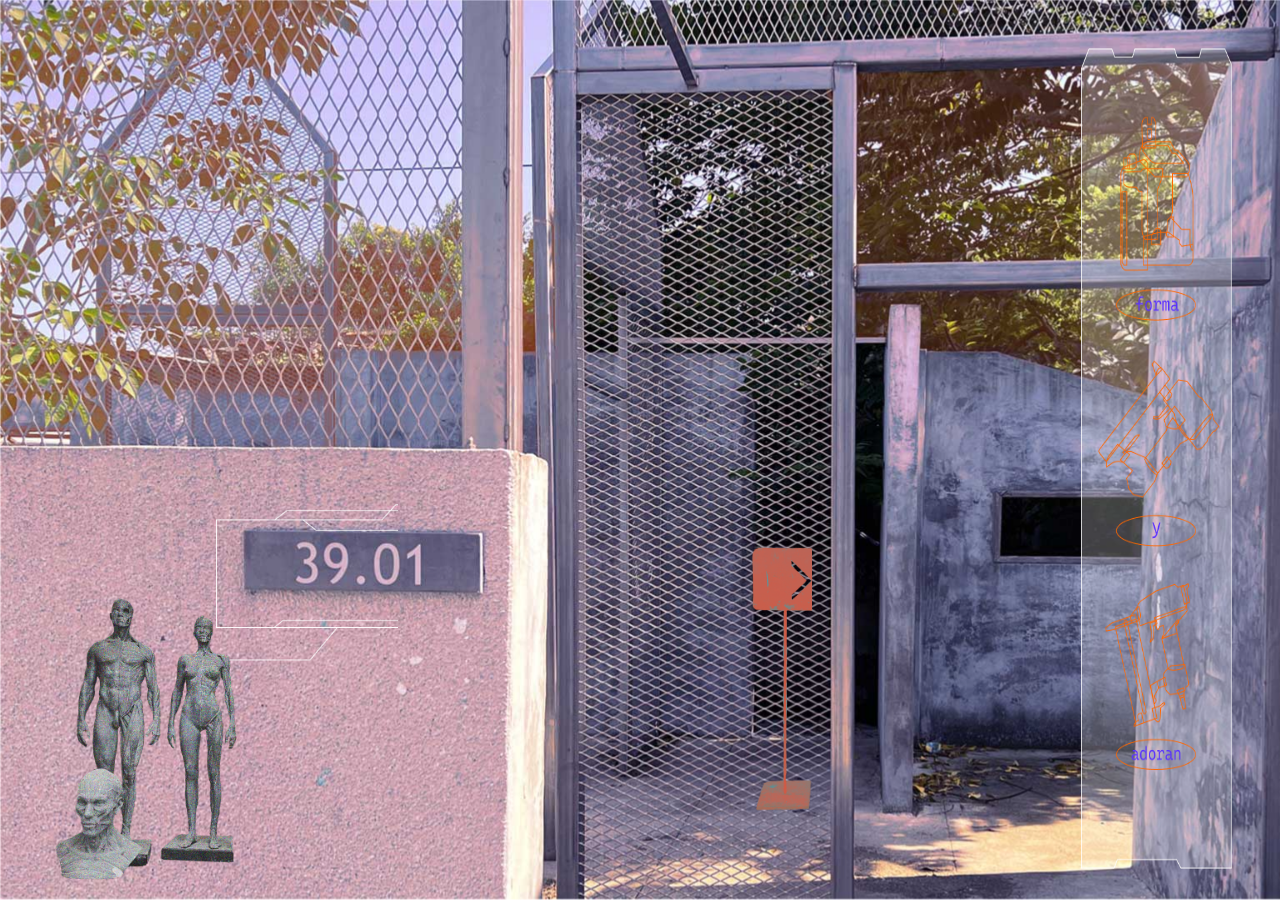
<file: html/emptyRoom/emptyRoom_01.html>
<!DOCTYPE html>
<html lang="en">
<head>
    <meta charset="UTF-8">
    <meta http-equiv="X-UA-Compatible" content="IE=edge">
    <meta name="viewport" content="width=device-width, initial-scale=1.0">
    <title>emptyRoom</title>
    <link rel="stylesheet" href="../../css/reset.css">
    <link rel="stylesheet" href="../../css/emptyRoom_1.css">
    <link rel="stylesheet" href="../../css/emptyRoom_animation.css">
</head>
<body>
    <div id="empty_1_bg"></div>
    <div id="animation_1_left"></div>
    <a href="./emptyRoom_02.html"><span id="empty_1_arrow"></span><a>
    <img src="../../img/desktop/emptyRoom/emptyRoom_01_animation_img_right.png" alt="" id="animation_1_right">
</body>
</html>
</file>
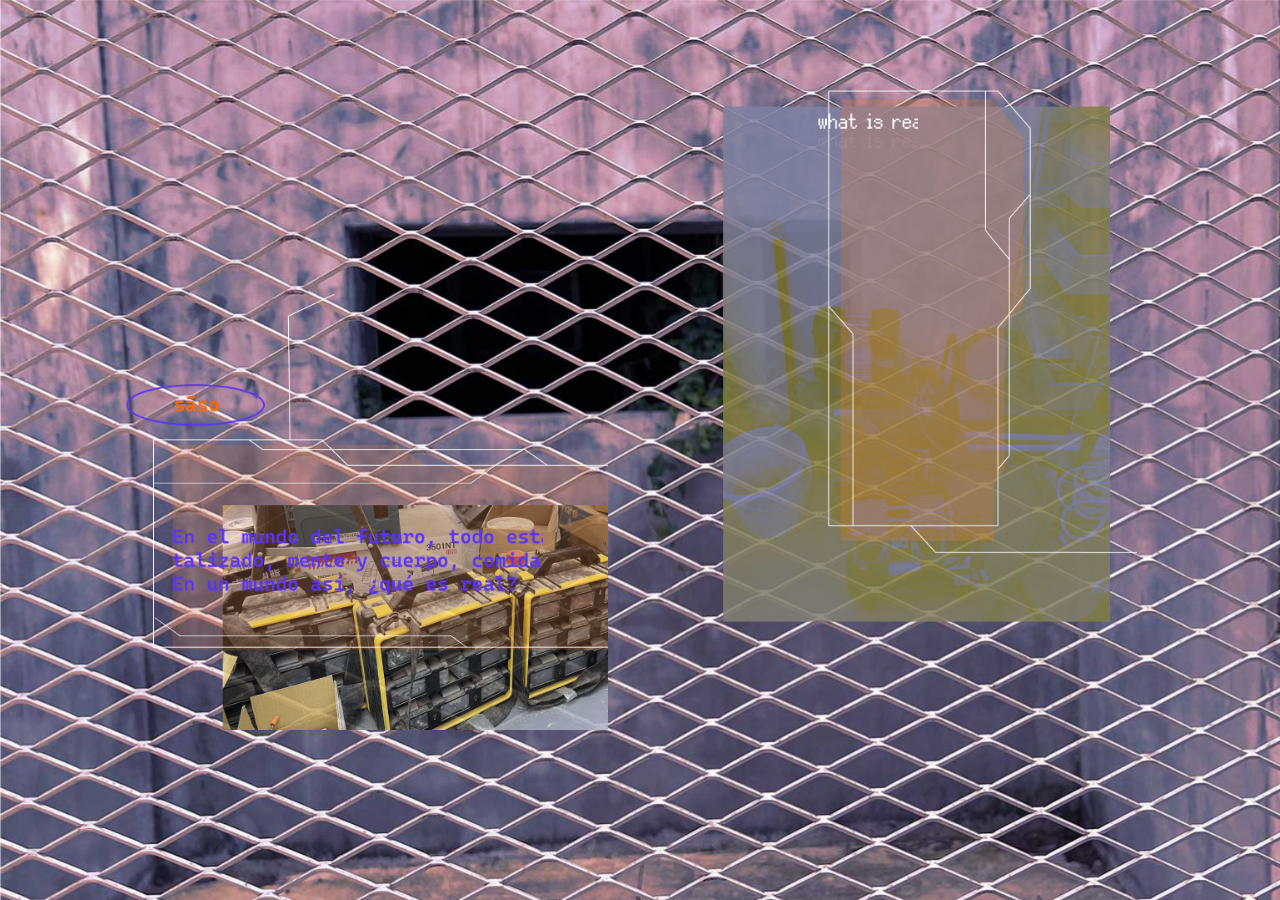
<file: html/emptyRoom/emptyRoom_02.html>
<!DOCTYPE html>
<html lang="en">
<head>
    <meta charset="UTF-8">
    <meta http-equiv="X-UA-Compatible" content="IE=edge">
    <meta name="viewport" content="width=device-width, initial-scale=1.0">
    <title>emptyRoom</title>
    <link rel="stylesheet" href="../../css/reset.css">
    <link rel="stylesheet" href="../../css/emptyRoom_2.css">
    <link rel="stylesheet" href="../../css/emptyRoom_animation.css">
</head>
<body>
    <div id="empty_2_bg"></div>
    <div id="empty_2_left_img"></div>
    <div id="empty_2_blue"></div>
    <div id="empty_2_right_img"></div>
    <div id="empty_2_saso"></div>
    <div id="text_container">
        <div class="what_text margin_1 text_anime"></div>
        <div class="what_text margin_1 text_anime"></div>
        <div class="what_text margin_1 text_anime"></div>
        <div class="what_text margin_1 text_anime"></div>
        <div class="what_text margin_1 text_anime"></div>
        <div class="what_text margin_1 text_anime"></div>
        <div class="what_text margin_1 text_anime"></div>
        <div class="what_text margin_1 text_anime"></div>
        <div class="what_text margin_1 text_anime"></div>
        <div class="what_text margin_1 text_anime"></div>
        <div class="what_text text_anime"></div>
        <div class="what_text margin_2 text_anime"></div>
        <div class="what_text margin_2 text_anime"></div>
        <div class="what_text margin_2 text_anime"></div>
        <div class="what_text margin_2 text_anime"></div>
        <div class="what_text margin_2 text_anime"></div>
        <div class="what_text margin_2 text_anime"></div>
        <div class="what_text margin_2 text_anime"></div>
        <div class="what_text margin_2 text_anime"></div>
        <div class="what_text margin_2 text_anime"></div>
        <div class="what_text margin_2 text_anime"></div>
        <div class="what_text margin_2 text_anime"></div>
        <div class="what_text margin_2 text_anime"></div>
        <div class="what_text margin_2 text_anime"></div>
        <div class="what_text margin_2 text_anime"></div>
        <div class="what_text margin_2 text_anime"></div>
        <div class="what_text margin_2 text_anime"></div>
        <div class="what_text margin_2 text_anime"></div>
        <div class="what_text margin_2 text_anime"></div>
        <div class="what_text margin_2 text_anime"></div>
        <div class="what_text margin_2 text_anime"></div>
        <div class="what_text margin_2 text_anime"></div>
        <div class="what_text margin_2 text_anime"></div>
        <div class="what_text margin_2 text_anime"></div>
        <div class="amI_text text_anime"></div>
    </div>

    <script src="https://cdnjs.cloudflare.com/ajax/libs/gsap/3.11.3/gsap.min.js"></script>
    <script src="../../js/emptyRoom_pool.js"></script>
</body>
</html>
</file>
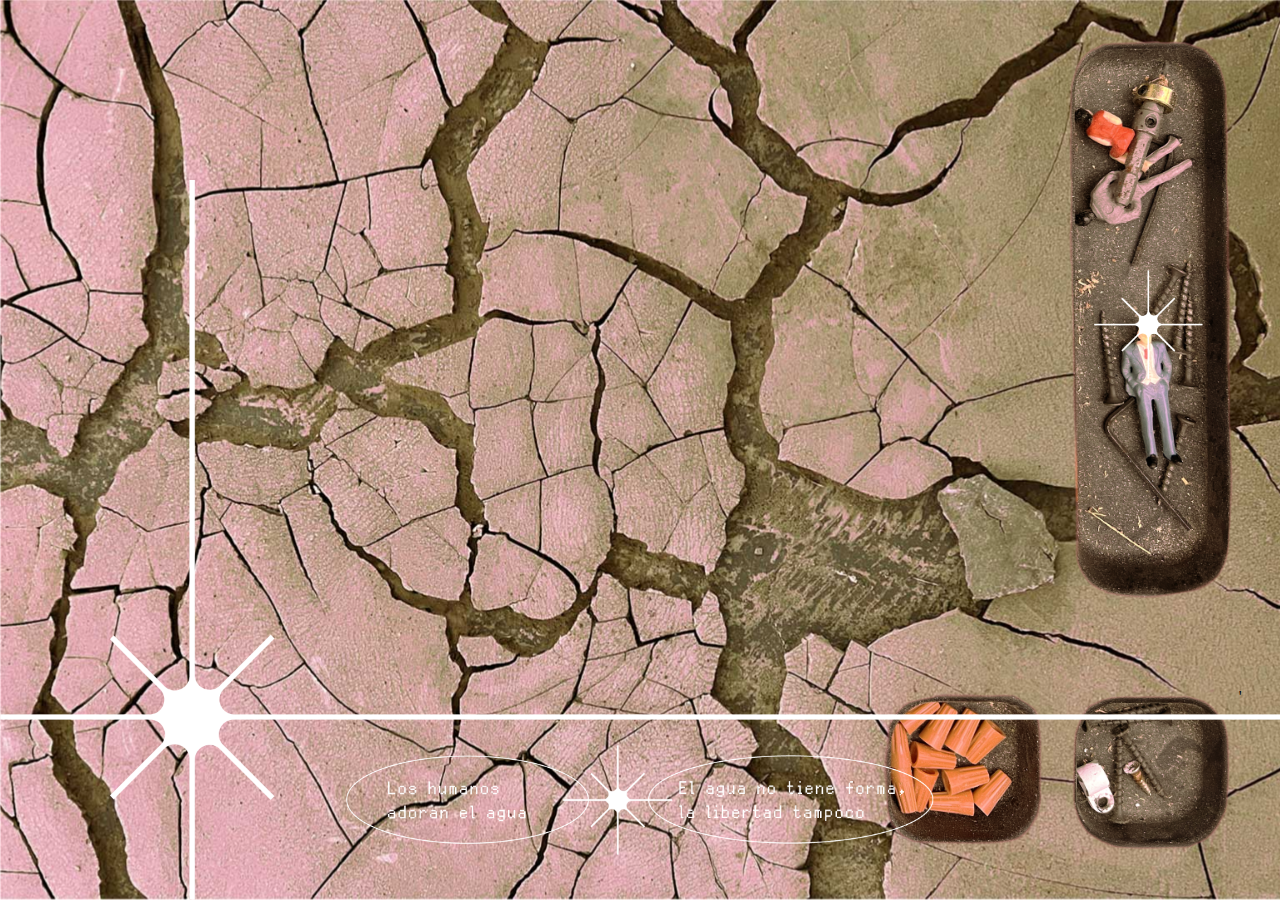
<file: html/floor/floor.html>
<!DOCTYPE html>
<html lang="en">
<head>
    <meta charset="UTF-8">
    <meta http-equiv="X-UA-Compatible" content="IE=edge">
    <meta name="viewport" content="width=device-width, initial-scale=1.0">
    <link rel="stylesheet" href="../../css/reset.css">
    <link rel="stylesheet" href="../../css/floor.css">
    <link rel="stylesheet" href="../../css/floor_animation.css">
    <title>floor</title>
</head>
<body>
    <div id="container">
        <div id="floor_clickBtn">
            <a href="#">
                <img src="../../img/desktop/floor/floor_clickBtn.png" alt="">
            </a>
        </div>

        <img id="floor_img_top" src="../../img/desktop/floor/floor_img_top.png" alt="">

        <div id="floor_img_bottom">
            <img src="../../img/desktop/floor/floor_img_bottom_left.png" alt="">
            <img src="../../img/desktop/floor/floor_img_bottom_right.png" alt="">'
        </div>

        <div id="floor_animation_saso">
            <img src="../../img/desktop/floor/floor_animation_saso_01.png" alt="">
            <img src="../../img/desktop/floor/floor_animation_saso_02.png" alt="">
            <img src="../../img/desktop/floor/floor_animation_saso_03.png" alt="">
        </div>

        <img id="floor_text" src="../../img/desktop/floor/floor_text.png" alt="">

        <img id="floor_animation_star" src="../../img/desktop/floor/floor_animation_star.png" alt="">
    </div>
</body>
</html>
</file>
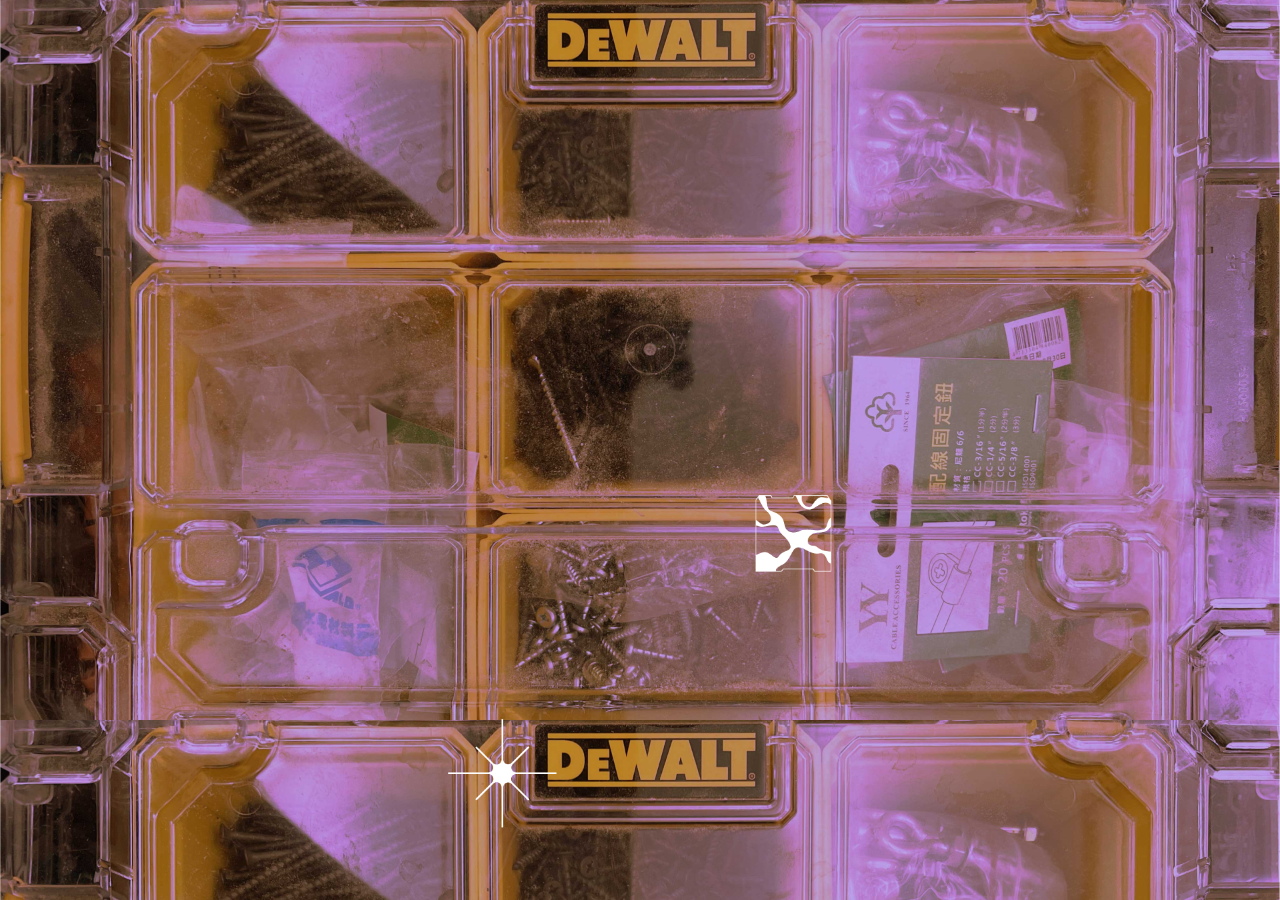
<file: html/toolRoom/toolRoom_01_0.html>
<!DOCTYPE html>
<html lang="en">
<head>
    <meta charset="UTF-8">
    <meta http-equiv="X-UA-Compatible" content="IE=edge">
    <meta name="viewport" content="width=device-width, initial-scale=1.0">
    <link rel="stylesheet" href="../../css/reset.css">
    <link rel="stylesheet" href="../../css/toolRoom_01_0.css">
    <title>toolRoom</title>
</head>
<body>
    <div id="container">
        <a href="toolRoom_02_0.html"><img src="../../img/desktop/toolRoom/toolRoom_01_btn_next.png" alt=""></a>
        <a href="toolRoom_01_1.html"><img src="../../img/desktop/toolRoom/toolRoom_01_btn_vedio.png" alt=""></a>
    
    </div>
</body>
</html>
</file>
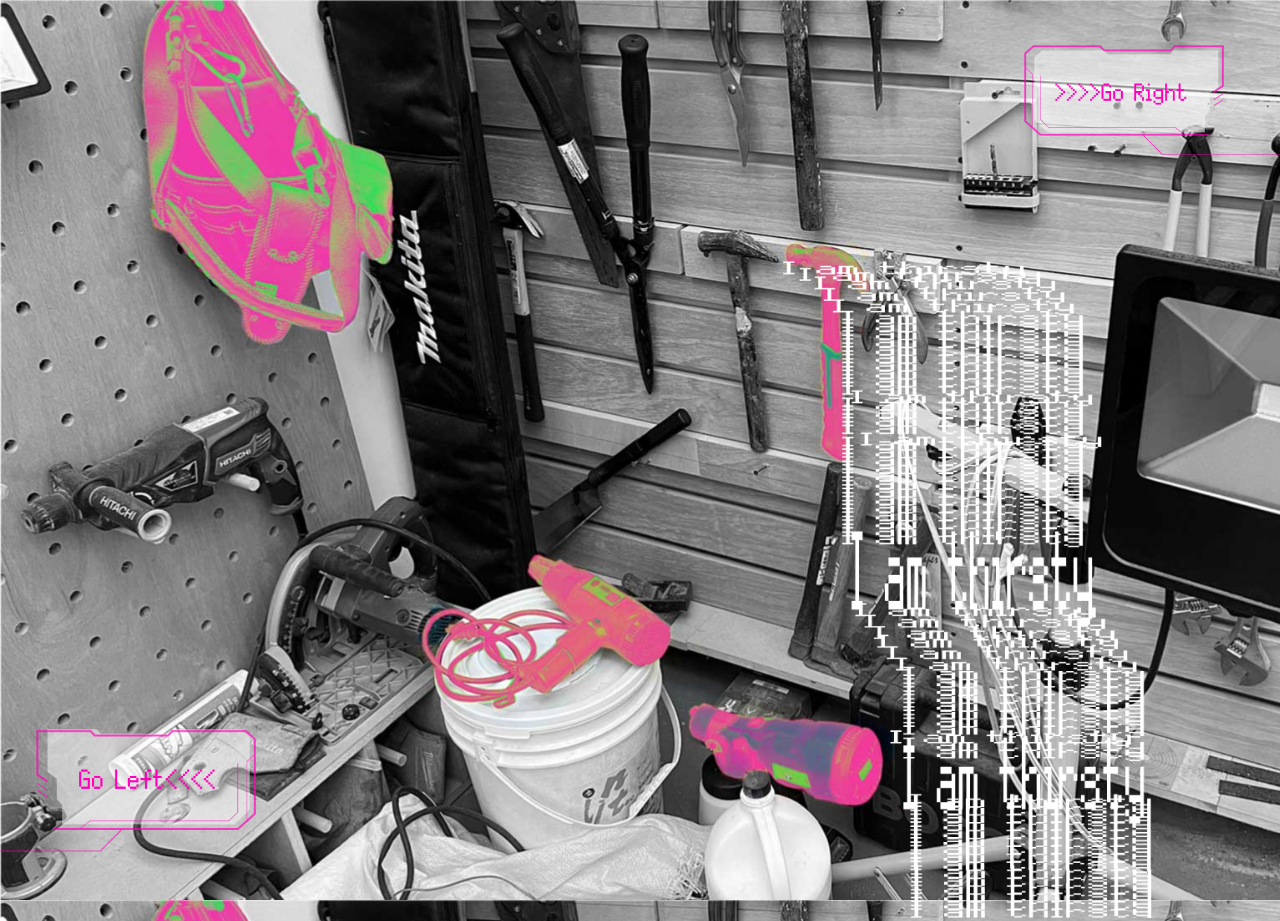
<file: html/toolRoom/toolRoom_02_0.html>
<!DOCTYPE html>
<html lang="en">
<head>
    <meta charset="UTF-8">
    <meta http-equiv="X-UA-Compatible" content="IE=edge">
    <meta name="viewport" content="width=device-width, initial-scale=1.0">
    <link rel="stylesheet" href="../../css/reset.css">
    <link rel="stylesheet" href="../../css/toolRoom_02_0.css">
    <title>toolRoom</title>
</head>
<body>
    <div id="clickLayer">
        <div id="btn_right">
            <a href="toolRoom_02_2.html"><img src="../../img/desktop/toolRoom/toolRoom_02_0_right.png" alt=""></a>
        </div>
        <div id="btn_left">
            <a href="toolRoom_02_1.html"><img src="../../img/desktop/toolRoom/toolRoom_02_0_left.png" alt=""></a>
        </div>
    </div>
    <div id="animation_text">
        <img src="../../img/desktop/toolRoom/toolRoom_02_0_animation_text.png" alt="">
    </div>
</body>
</html>
</file>
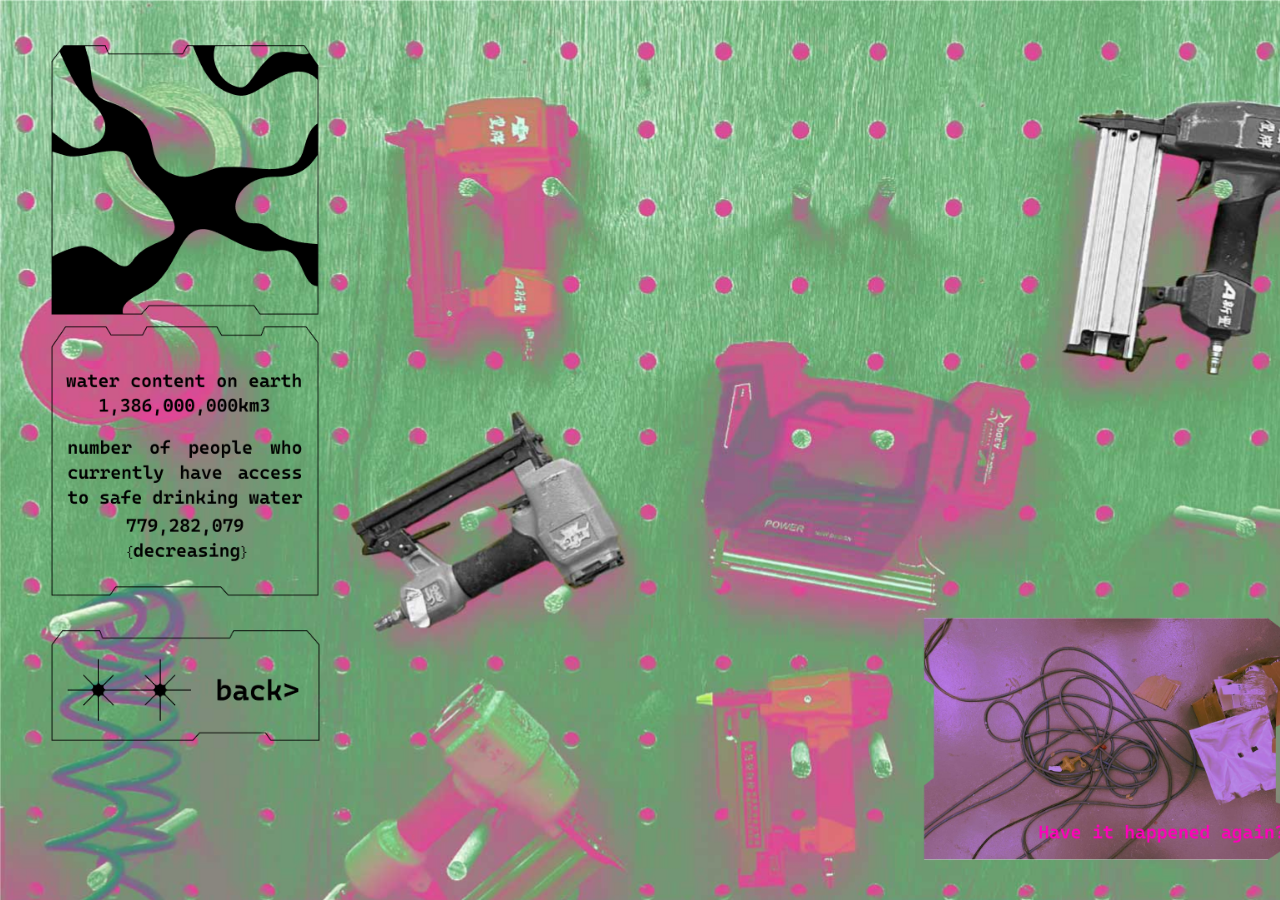
<file: html/toolRoom/toolRoom_02_1.html>
<!DOCTYPE html>
<html lang="en">
<head>
    <meta charset="UTF-8">
    <meta http-equiv="X-UA-Compatible" content="IE=edge">
    <meta name="viewport" content="width=device-width, initial-scale=1.0">
    <link rel="stylesheet" href="../../css/reset.css">
    <link rel="stylesheet" href="../../css/toolRoom_02_1.css">
    <title>toolRoom</title>
</head>
<body>
    <div id="container">
        <div id="img_size">
            <img src="../../img/desktop/toolRoom/toolRoom_02_1_img.png" alt="">
            <a href="toolRoom_02_0.html"><img src="../../img/desktop/toolRoom/toolRoom_02_1_btn_back.png" alt=""></a>
        </div>
    </div>

</body>
</html>
</file>
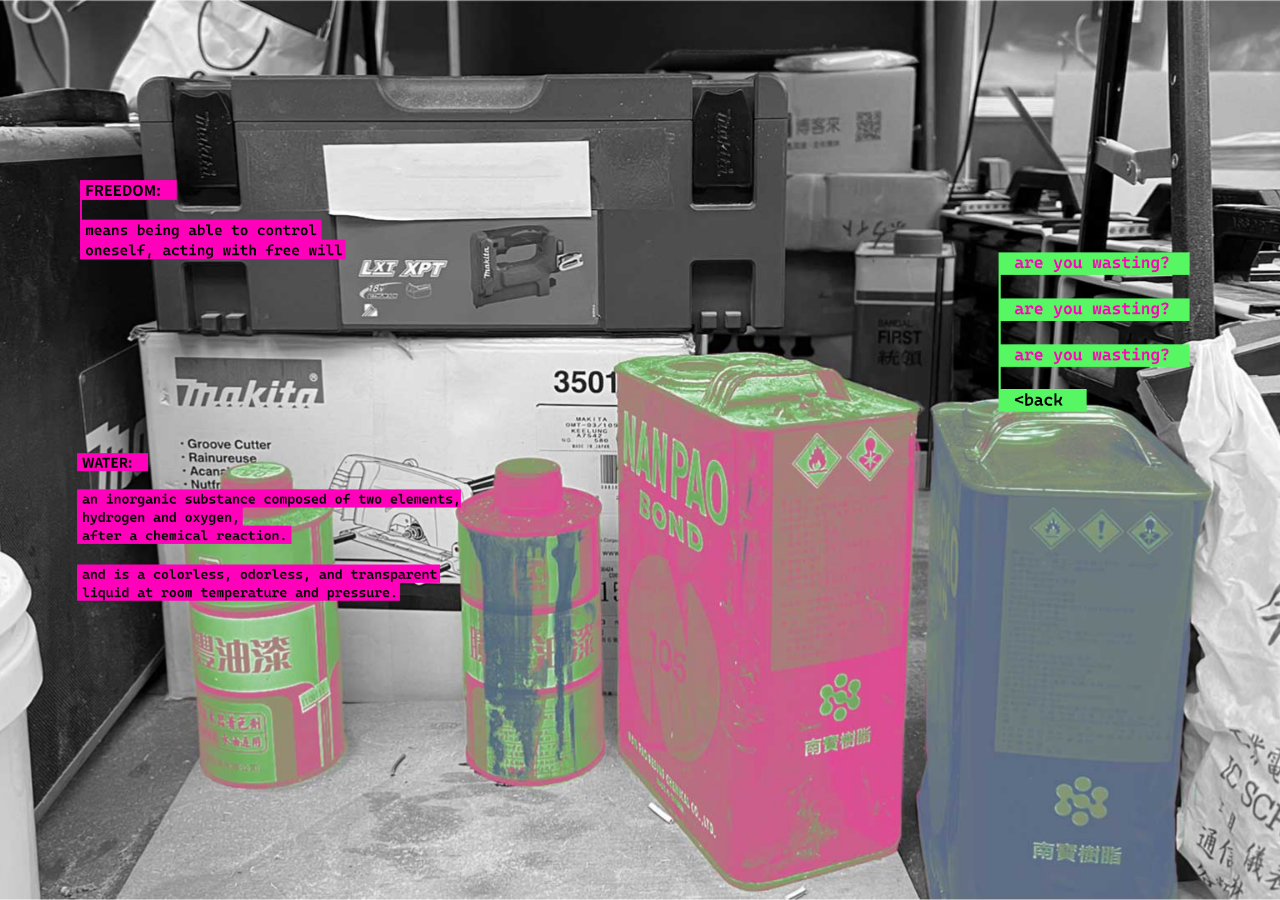
<file: html/toolRoom/toolRoom_02_2.html>
<!DOCTYPE html>
<html lang="en">
<head>
    <meta charset="UTF-8">
    <meta http-equiv="X-UA-Compatible" content="IE=edge">
    <meta name="viewport" content="width=device-width, initial-scale=1.0">
    <link rel="stylesheet" href="../../css/reset.css">
    <link rel="stylesheet" href="../../css/toolRoom_02_2.css">
    <title>toolRoom</title>
</head>
<body>
    <div id="container">

        <div id="left">
            <img src="../../img/desktop/toolRoom/toolRoom_02_2_leftText.png" alt="">
            <img src="../../img/desktop/toolRoom/toolRoom_02_2_animation_leftText.png" alt="">
        </div>

        <div id="btn_back">
            <a href="toolRoom_02_0.html"><img src="../../img/desktop/toolRoom/toolRoom_02_2_btn_back.png" alt=""></a>
        </div>
        
    </div>
</body>
</html>
</file>
<file: css/emptyRoom_1.css>
/* #region Web */
#empty_1_bg{
    width: 100vw;
    height: 100vh;
    background-image: url("../img/desktop/emptyRoom/emptyRoom_01_bg.png");
    background-size: cover;
    position: relative;
}

#animation_1_left{
    width: 27.947vw;
    height: 43.1vh;
    position: absolute;
    left: 3.17vw;
    top: 56vh;
    z-index: 2;
    background-image: url("../img/desktop/emptyRoom/emptyRoom_01_animation_left.png");
    background-size: cover;
}

#empty_1_arrow{
    width: 5.9vw;
    height: 33.333vh;
    position: absolute;
    top: 58.52vh;
    left: 57.51vw;
    background-image: url("../img/desktop/emptyRoom/emptyRoom_01_rightArrow.png");
    background-size: cover;
    z-index: 3;
}

#animation_1_right{
    width: calc(227/1920*100vw);
    height: calc(985/1080*100vh);
    position: absolute;
    top: calc(58/1080*100vh);
    left: 84.42vw;
    z-index: 3;
}
#animation_1_right:hover{
    cursor: pointer;
    transform: scale(1.05);
}
/* #endregion */

/* #region RWD */
@media (max-width: 576px){
    #empty_1_bg{
        width: 100vw;
        /* 待處理 */
        height: 100vh;
        position: relative;
        background-image: url("../img/mobile/emptyRoom/emptyRoom_01_m_bg.png");
        background-position: right bottom;
        background-size: cover;
        background-repeat: no-repeat;
    }
    #animation_1_left{
        width: calc(94 /430 *100vw);
        height: calc(132 /932 *100vh);
        position: absolute;
        bottom: calc(136.04/932 *100vh);
        left: calc(22/430*100vw);
        background-image: url("../img/mobile/emptyRoom/emptyRoom_01_m_left.png");
        background-size: cover;
    }
    #empty_1_arrow{
        width: calc(52.79/430 * 100vw);
        height: calc(175/932 * 100vh);
        position: absolute;
        bottom: calc(364.7/932 * 100vh);
        right: calc(150/430 * 100vw);
        background-image: url("../img/mobile/emptyRoom/emptyRoom_01_m_rightArrow.png");
        background-size: cover;
        z-index: 3;
    }
    /* 有問題 */
    #animation_1_right{
        content: url("../img/mobile/emptyRoom/emptyRoom_01_m_animation_img_bottom.png");
        width: auto;
        height: 15vh;
        position: absolute;
        top: auto;
        bottom: calc(75/932 *100vh);
        left: 7.5vw;
        z-index: 3;
    }
    #animation_1_right:hover{
        transform:  scale(1);
    }
}
/* #endregion  */
</file>
<file: css/emptyRoom_animation.css>
@keyframes opacity_fadeIn{
    0%{
        opacity: 1;
    }
    50%{
        opacity: 0;
    }
    100%{
        opacity: 1;
    }
}

#animation_1_left{
    animation: opacity_fadeIn 0.2s infinite;
}
</file>
<file: css/emptyRoom_2.css>
/*  #region empty_2頁面 */
#empty_2_bg{
    width: 100vw;
    height: 100vh;
    background-image: url("../img/desktop/emptyRoom/emptyRoom_02_bg.png");
    background-size: cover;
    position: relative;
}

#empty_2_left_img{
    width: 35.55vw;
    height: 48.38vh;
    position: absolute;
    top: 32.72vh;
    left: 11.953vw;
    background-image: url("../img/desktop/emptyRoom/emptyRoom_02_img_rleft.png");
    background-size: cover;

}

#empty_2_blue{
    width: 28.996vw;
    height: 7.599vh;
    position: absolute;
    top: 58.50vh;
    left: 13.426vw;
    background-image: url("../img/desktop/emptyRoom/emptyRoom_02_text_blueText.png");
    background-size: cover;
}

#empty_2_right_img{
    width: 32.311vw;
    height: 59.10vh;
    position: absolute;
    top: 10.01vh;
    left: 56.51vw;
    background-image: url("../img/desktop/emptyRoom/emptyRoom_02_img_right.png");
    background-size: cover;
}

#empty_2_saso{
    width: 79.10vw;
    height: 24.714vh;
    position: absolute;
    top: 42.7vh;
    left: 9.86vw;
    background-image: url("../img/desktop/emptyRoom/emptyRoom_02_text_saso.png");
    background-size: cover;
    z-index: 4;
}
/* #endregion  */

/* #region 文字動畫 */

#text_container{
    width: calc(180 / 1920 * 100vw);
    height: calc(480 / 1080 * 100vh);
    position: absolute;
    top: calc( 135/1080 * 100vh);
    left: calc(1226.48/1920 * 100vw);
    z-index: 99;
    padding: 0;
}

.what_text{
    width: calc(150 / 1920 * 100vw);
    height: calc(20 / 1080 * 100vh);
    background-image: url("../img/desktop/emptyRoom/emptyRoom_02_animation_01.png");
    background-size: cover;
}

.margin_1{
    margin-right: 0;
    margin-bottom: calc(3 / 1080 * 100vh);
}
.margin_1:last-child{
    margin-bottom: 0px;
}
.margin_2{
    margin-left: calc(22 / 1920 * 100vw);
    margin-bottom: calc(-10 / 1080 * 100vh);
}

.amI_text{
    width: calc(113 / 1920 * 100vw);
    height: calc(20 / 1080 * 100vh);
    margin-left: calc(22 / 1920 * 100vw);
    background-image: url("../img/desktop/emptyRoom/emptyRoom_02_animation_35.png");
    background-size: cover;
}

/* #endregion  */

/* #region RWd */
@media (max-width: 576px){
    #empty_2_bg{
        /* 寬高單待處理 */
        width: 100vw;
        height: 100vh;

        background-image: url("../img/mobile/emptyRoom/emptyRoom_02_m_bg.png");
        background-size: cover;
        position: relative;
    }
    #empty_2_left_img{
        width: 87.89vw;
        height: 30vh;
        position: absolute;
        top: 50vh;
        left: 4.883vw;
        background-image: url("../img/mobile/emptyRoom/emptyRoom_02_m_text_blueText.png");
        background-size: cover;
    }
    /* saso,blue併入left_img */
    #empty_2_saso{
        display: none;
    }
    #empty_2_blue{
        display: none;
    }

    #empty_2_right_img{
        width: calc(280/430*100%);
        height: calc(350/932*100%);
        position: absolute;
        top: 4.61vh;
        right: 0;
        left: auto;
        background-image: url("../img/mobile/emptyRoom/emptyRoom_02_m_text_whiteText.png");
        background-size: cover;
    }
    #text_container{
        display: none;
    }
}

/* #endregion  */
</file>
<file: css/floor.css>
@keyframes animation_saso {
    0%{opacity: 0;}
    100%{opacity: 100%;}
}


body{
    background-image: url(../img/desktop/floor/floor_bg.png);
    background-size: cover;
}

#container{
    height: 100vh;
    width: 100vw;
}

#floor_clickBtn{
    width: 8.5vw;
    height: auto;
    position: absolute;
    top: 30vh;
    right: 6vw;
    z-index: 999;
}

#floor_clickBtn img{
    width: 100%;
}

#floor_text{
    width: 46vw;
    height: auto;
    position: absolute;
    left: 27vw;
    bottom: 5vh;
    z-index: 2;
}

#floor_img_bottom{
    height: 18.5vh;
    width: auto;
    display: flex;
    flex-direction: row;
    position: absolute;
    right: 3vw;
    bottom: 5vh;
}

#floor_img_bottom img{
    height: 100%;
    width: auto;
}

#floor_img_top{
    width: auto;
    height: 63vh;
    position: absolute;
    top: 4vh;
    right: 3vw;
}

#floor_animation_saso{
    width: 20vw;
    height: auto;
    position: absolute;
    left: 20vw;
    top: 5vh;
    display: flex;
    flex-direction: column;
    z-index: 3;;
}

#floor_animation_saso img{
    opacity: 0;
    width: 100%;
    height: auto;
    margin-bottom: -15px;
    animation-name: animation_saso;
    animation-duration: 2s;
    animation-fill-mode: forwards;
}


#floor_animation_saso img[src="../../img/desktop/floor/floor_animation_saso_02.png"]{
    animation-delay: 2s;
}

#floor_animation_saso img[src="../../img/desktop/floor/floor_animation_saso_03.png"]{
    animation-delay: 4s;
}

#floor_animation_star{
    height: auto;
    width: 100vw;
    position: absolute;
    left: 0;
    bottom: 0;
    z-index: 1;
}

/* RWD: 576px */

@media  (max-width: 576px){

    body{
        background-image: url(../img/mobile/floor/floor_m_bg.png);
    }

    #floor_clickBtn{
        content: url(../img/mobile/floor/floor_m_clickBtn.png);
            width: 13vw;
            height: auto;
            position: absolute;
            top: 56vh;
            right: 10vw;
            z-index: 999;
    }

    #floor_img_top{
        content: url(../img/mobile/floor/floor_m_img_top.png);
        width: calc(75/576*100vh);
        height: auto;
        top: 39vh;
    }

    #floor_img_bottom:first-child{
        content: url(../img/mobile/floor/floor_m_img_bottom_left.png);
    }   

    #floor_img_bottom:last-child{
        content: url(../img/mobile/floor/floor_m_img_bottom_right.png);
    }   

    #floor_img_bottom{   
        height: 12vh;
        bottom: 2vh;
    }

    #floor_animation_saso:nth-child(1){
        content: url(/./img/mobile/floor/floor_m_animation_saso_01.png);
    }
    
    #floor_animation_saso:nth-child(2){
        content: url(/./img/mobile/floor/floor_m_animation_saso_02.png);
    }

    #floor_animation_saso:nth-child(3){
        content: url(/./img/mobile/floor/floor_m_animation_saso_03.png);
    }

    #floor_animation_saso{
        width: calc((140/430)*100vw);
        top: 63vh;
        left: 40vw;
    }

    #floor_text{
        content: url(../img/mobile/floor/floor_m_text.png);
        width: 30vw;
        bottom: 75vh;
    }

    #floor_animation_star{
        content: url(../img/mobile/floor/floor_m_animation_star.png);
    }
    

}
</file>
<file: css/floor_animation.css>
@keyframes flicker {
    from{opacity: 0%;}
    to{opacity: 100%;}
    
}

#floor_animation_star {
    animation-name: flicker;
    animation-duration: 0.2s;
    animation-iteration-count: infinite;
}
</file>
<file: css/toolRoom_01_0.css>
@keyframes flicker {
    0%{opacity: 100%;}
    75%{opacity: 0;}
    100%{opacity: 0;}
}

body{
    background-image: url(../img/desktop/toolRoom/toolRoom_01_bg.png);
    background-size: contain;
}

#container{
    width: 100vw;
    height: 100vh;
}

#container img{
position: absolute;
}

#container img[src="../../img/desktop/toolRoom/toolRoom_01_btn_vedio.png"]{
    width: 6vw;
    height: auto;
    top: 55vh;
    right: 35vw;
}

#container img[src="../../img/desktop/toolRoom/toolRoom_01_btn_next.png"]{
    width: 8.5vw;
    height: auto;
    bottom: 8vh;
    left: 35vw;
    animation-name: flicker;
    animation-duration: 0.25s;
    animation-iteration-count: infinite;
}

@media (max-width: 576px) {
    body{
        background-image: url(../img/mobile/toolRoom/toolRoom_01_0_m_bg.png);
        background-size: cover;
    }

    #container img[src="../../img/desktop/toolRoom/toolRoom_01_btn_vedio.png"]{
        content: url(../img/mobile/toolRoom/toolRoom_01_m_btn_vedio.png);
        width: 15vw;
        height: auto;
        top: 30vh;
        right: 38vw;
    }

    
    #container img[src="../../img/desktop/toolRoom/toolRoom_01_btn_next.png"]{
        content: url(../img/mobile/toolRoom/toolRoom_01_m_btn_next.png);
        width: 20vw;
        height: auto;
        bottom: 4vh;
        left: 40vw;
        animation-name: flicker;
        animation-duration: 0.25s;
        animation-iteration-count: infinite;
    }
}
</file>
<file: css/toolRoom_02_0.css>
@keyframes animation_text {
    0%{height: 0px;}
    100%{height: 50vh;}
}

body{
    background-image: url(../img/desktop/toolRoom/toolRoom_02_0_bg.png);
    background-size: cover;
    overflow: hidden;
}

#clickLayer{
    width: 100vw;
    height: 100vh;
}

#clickLayer img{
    width: 20vw;
    height: auto;
}

#btn_right{
    position: absolute;
    right: 0%;
    top: 5vh;
}

#btn_left{
    position: absolute;
    left: 0%;
    bottom: 5vh;
}


#animation_text{

    background-image: url(../img/desktop/toolRoom/toolRoom_02_0_animation_text.png);
    background-size: auto 73vh;
    width: fit-content;
    height: fit-content;
    background-repeat: no-repeat;
    animation-name: animation_text;
    animation-duration: 2s;
    animation-iteration-count: infinite;
    position: absolute;
    right: 10vw;
    top: 29vh;
}

#animation_text img{
    width: auto;
    height: 73vh;
    opacity: 0;

}

@media (max-width: 576px) {
    body{
        background-image: url(../img/mobile/toolRoom/toolRoom_02_0_m_bg.png);
    }

    #btn_left{
        content: url(../img/mobile/toolRoom/toolRoom_02_0_m_left.png);
        bottom: 35vh;
    }

    #btn_right{
        content: url(../img/mobile/toolRoom/toolRoom_02_0_m_right.png);
        top: 10vh;
    }

    #animation_text{

        background-image: url(../img/mobile/toolRoom/toolRoom_02_0_m_animation_text.png);
        background-size: auto 50vh;
        right: -5vw;
        top: 50vh;
    }
}
</file>
<file: css/toolRoom_02_1.css>
body{
    background-image: url(../img/desktop/toolRoom/toolRoom_02_1_bg.png);
    background-size: cover;
    background-repeat: no-repeat;
}

#container{
    width: 100vw;
    height: 100vh;
}

#img_size img[src="../../img/desktop/toolRoom/toolRoom_02_1_img.png"]{
    width: auto;
    height: 90.6vh;
    position: absolute;
    top: 5vh;
    left: 4vw;
}

img[src="../../img/desktop/toolRoom/toolRoom_02_1_btn_back.png"]{
    height: 12.35vh;
    position: absolute;
    left: 4vw;
    top: 70vh;
}

@media (max-width: 576px) {
    body{
        background-image: url(../img/mobile/toolRoom/toolRoom_02_1_m_bg.png);
    }

    #img_size img[src="../../img/desktop/toolRoom/toolRoom_02_1_img.png"]{
        content: url(../img/mobile/toolRoom/toolRoom_02_1_m_img.png);
        width: 86vw;
        height: auto;
        position: absolute;
        top: 5vh;
        left: 4vw;
    }

    img[src="../../img/desktop/toolRoom/toolRoom_02_1_btn_back.png"]{
        content: url(../img/mobile/toolRoom/toolRoom_02_1_m_btn_back.png);
        width: 32vw;
        height: auto;
        position: absolute;
        left: 4vw;
        top: 54vh;
    }


}
</file>
<file: css/toolRoom_02_2.css>
@keyframes flicker {
    0%{opacity: 0;}
    59%{opacity: 0;}
    60%{opacity: 100%;}
    100%{opacity: 100%;}
}

body{
    background-image: url(../img/desktop/toolRoom/toolRoom_02_2_bg.png);
    background-size: cover;
    background-position: bottom;
}

#container{
    width: 100vw;
    height: 100vh;
    display: flex;
    flex-direction: row;

}

#left img[src="../../img/desktop/toolRoom/toolRoom_02_2_leftText.png"]{
    max-width: 21vw;
}

#left img[src="../../img/desktop/toolRoom/toolRoom_02_2_animation_leftText.png"]{
    max-width: 30vw;
    margin-top: -15vh;
}

#left img[src="../../img/desktop/toolRoom/toolRoom_02_2_animation_leftText.png"]:hover{
    opacity: 10%;
    animation-name: flicker;
    animation-duration: 0.2s;
    animation-iteration-count: infinite;
}

#left{
    display: flex;
    flex-direction: column;
    margin-left: 6vw;
    margin-top: 20vh;
}

#btn_back img[src="../../img/desktop/toolRoom/toolRoom_02_2_btn_back.png"]{
    max-width: 15vw;
}

#btn_back{
    margin-left: 42vw;
    margin-top: 28vh;
}

@media (max-width: 576px) {
    body{
        background-image: url(../img/mobile/toolRoom/toolRoom_02_2_m_bg.png);
    }

    #left{
        margin-left: 3vw;
        margin-top: 22vh;
    }

    #left img[src="../../img/desktop/toolRoom/toolRoom_02_2_leftText.png"]{
        max-width: 55vw;
    }
    
    #left img[src="../../img/desktop/toolRoom/toolRoom_02_2_animation_leftText.png"]{
        position: absolute;
        max-width: 80vw;
        bottom: 13vh;
    }

    #btn_back img[src="../../img/desktop/toolRoom/toolRoom_02_2_btn_back.png"]{
        max-width: 35vw;
    }
    
    #btn_back{
        margin-left: 2vw;
        margin-top: 27.5vh;
    }


}
</file>
